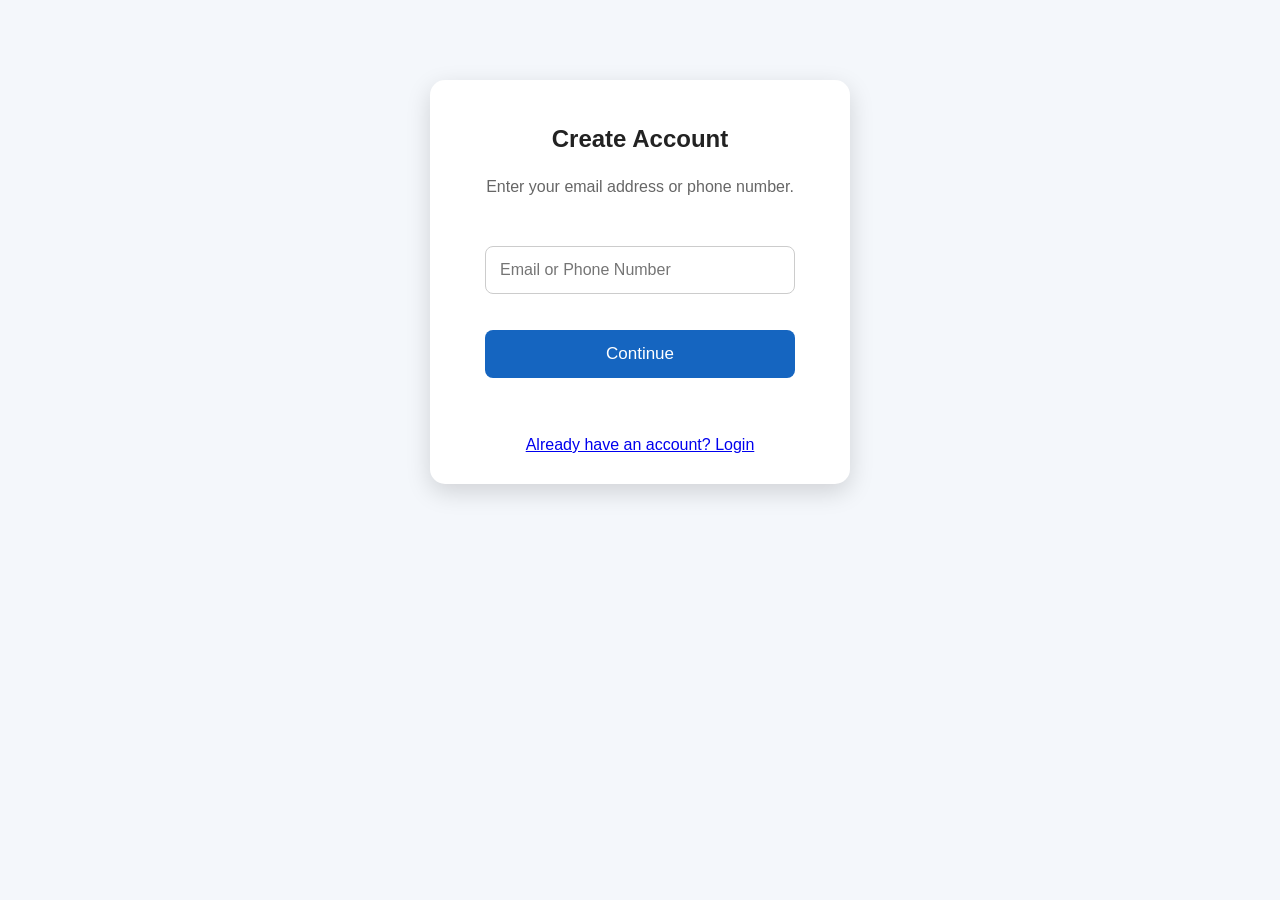
<file:  register.html>
<!DOCTYPE html>
<html lang="en">
<head>
<meta charset="UTF-8">
<meta name="viewport" content="width=device-width, initial-scale=1.0">
<title>Register</title>
<link rel="stylesheet" href="style.css">
</head>

<body>

<div class="login-container">
<div class="login-box">

<h2>Create Account</h2>

<p>Enter your email address or phone number.</p>

<form action="verify.html">

<input type="text" placeholder="Email or Phone Number" required>

<br><br>

<button type="submit">Continue</button>

</form>

<br>

<a href="login.html">Already have an account? Login</a>

</div>
</div>

</body>
</html>
</file>
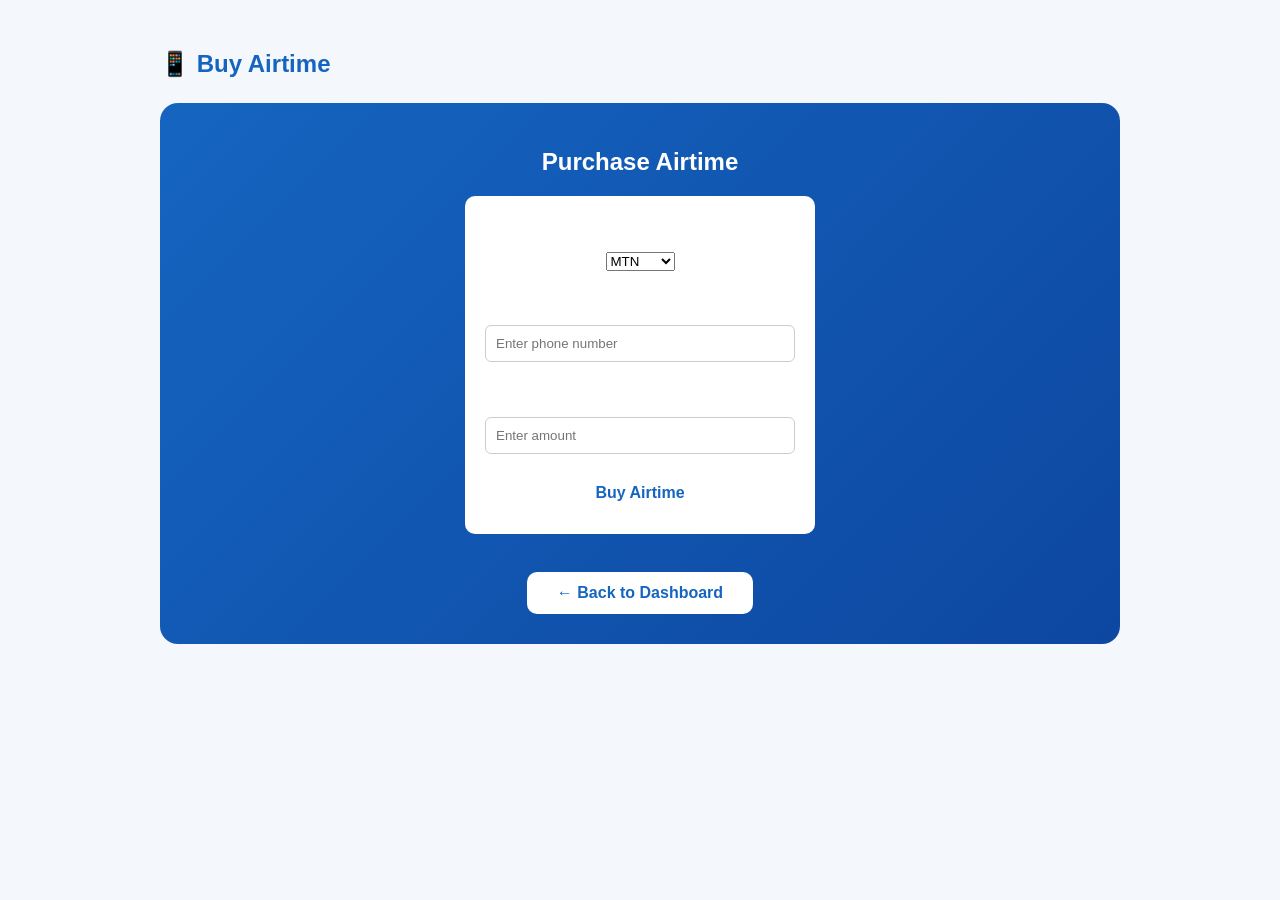
<file: airtime.html>
<!DOCTYPE html>
<html lang="en">
<head>
    <meta charset="UTF-8">
    <meta name="viewport" content="width=device-width, initial-scale=1.0">
    <title>Buy Airtime</title>
    <link rel="stylesheet" href="style.css">
</head>
<body>

<div class="dashboard">

    <div class="top-bar">
        <h2>📱 Buy Airtime</h2>
    </div>

    <div class="balance-card">
        <h2>Purchase Airtime</h2>

        <form>

            <label>Select Network</label><br><br>

            <select>
                <option>MTN</option>
                <option>Airtel</option>
                <option>Glo</option>
                <option>9mobile</option>
            </select>

            <br><br>

            <label>Phone Number</label><br><br>

            <input type="tel" placeholder="Enter phone number">

            <br><br>

            <label>Amount (₦)</label><br><br>

            <input type="number" placeholder="Enter amount">

            <br><br>

            <button type="submit">Buy Airtime</button>

        </form>

        <br>

        <a href="dashboard.html">
            <button>← Back to Dashboard</button>
        </a>

    </div>

</div>

</body>
</html>
</file>
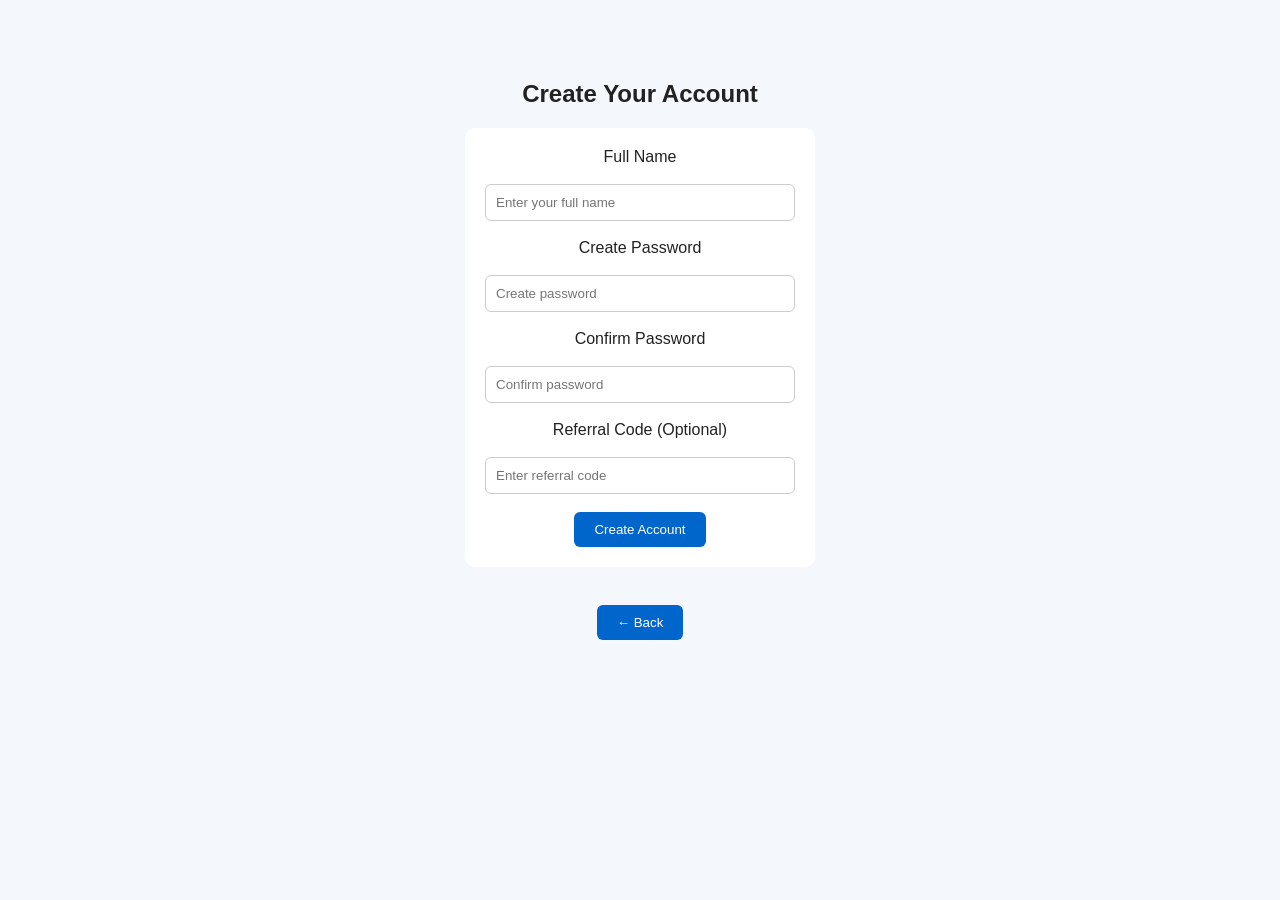
<file: create-account.html>
<!DOCTYPE html>
<html lang="en">
<head>
    <meta charset="UTF-8">
    <meta name="viewport" content="width=device-width, initial-scale=1.0">
    <title>Create Your Account</title>
    <link rel="stylesheet" href="style.css">
</head>
<body>

<div class="login-container">

    <h2>Create Your Account</h2>

    <form action="dashboard.html">

        <label>Full Name</label><br><br>
        <input type="text" placeholder="Enter your full name" required>

        <br><br>

        <label>Create Password</label><br><br>
        <input type="password" placeholder="Create password" required>

        <br><br>

        <label>Confirm Password</label><br><br>
        <input type="password" placeholder="Confirm password" required>

        <br><br>

        <label>Referral Code (Optional)</label><br><br>
        <input type="text" placeholder="Enter referral code">

        <br><br>

        <button type="submit">Create Account</button>

    </form>

    <br>

    <a href="verify.html">
        <button>← Back</button>
    </a>

</div>

</body>
</html>
</file>
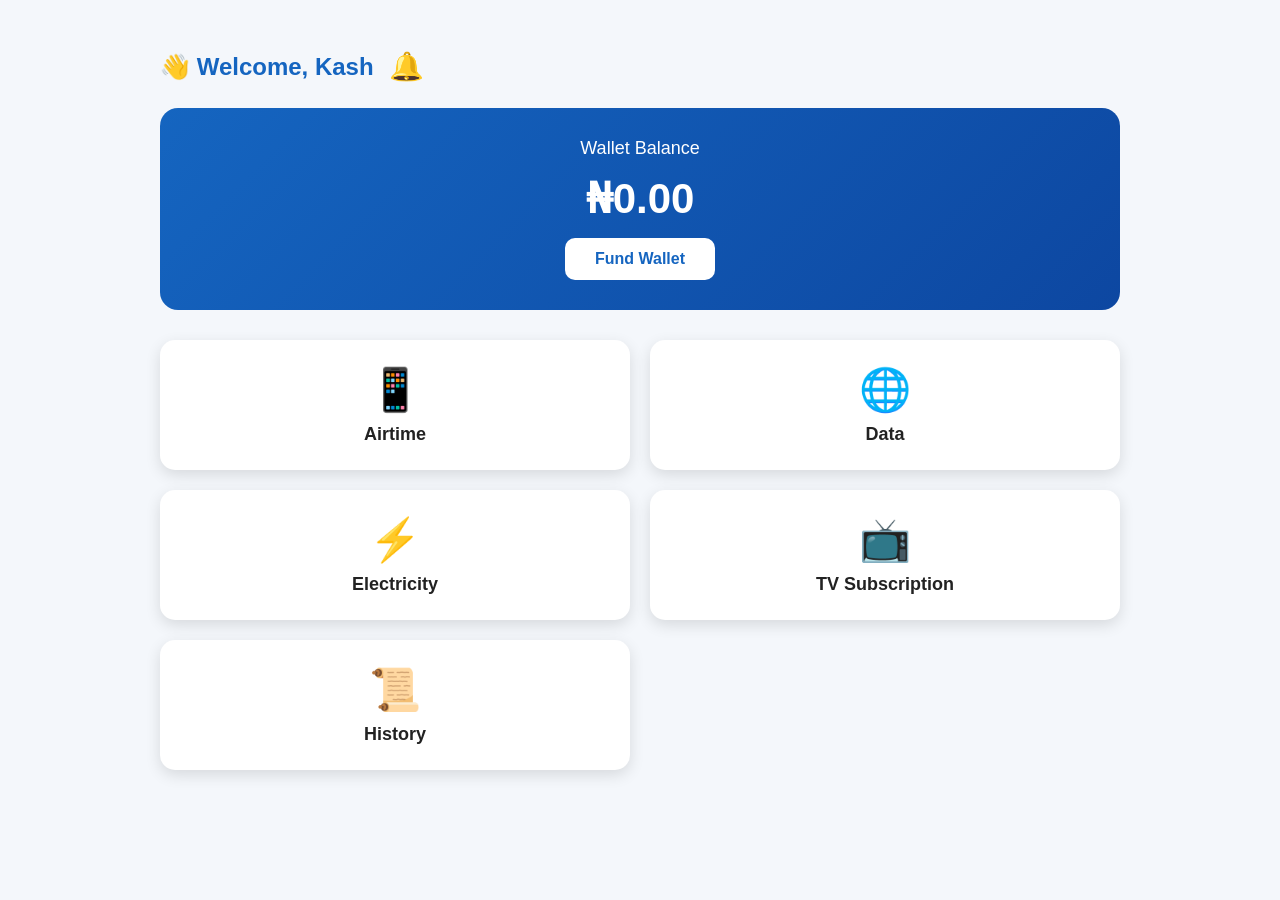
<file: dashboard.html>
<!DOCTYPE html>
<html lang="en">
<head>
    <meta charset="UTF-8">
    <meta name="viewport" content="width=device-width, initial-scale=1.0">
    <title>Dashboard - VTU Platform</title>
    <link rel="stylesheet" href="style.css">
</head>
<body>

<div class="dashboard">

    <div class="top-bar">
        <h2>👋 Welcome, Kash</h2>
        <span class="bell">🔔</span>
    </div>

     <div class="balance-card">
    <p>Wallet Balance</p>

    <h1>₦0.00</h1>

    <a href="fundwallet.html">
        <button>Fund Wallet</button>
    </a>

</div>

    <div class="services">

        <a href="airtime.html" class="service-link">
    <div class="service-card">
        <h1>📱</h1>
        <p>Airtime</p>
    </div>
</a>

         <a href="data.html" class="service-link">
    <div class="service-card">
        <h1>🌐</h1>
        <p>Data</p>
    </div>
</a>

         <a href="electricity.html" class="service-link">
    <div class="service-card">
        <h1>⚡</h1>
        <p>Electricity</p>
    </div>
</a>

        <a href="tv.html" class="service-link">
    <div class="service-card">
        <h1>📺</h1>
        <p>TV Subscription</p>
    </div>
</a>

    <a href="history.html" class="service-link">
    <div class="service-card">
        <h1>📜</h1>
        <p>History</p>
    </div>
</a>
    

</div>

</body>
</html>
</file>
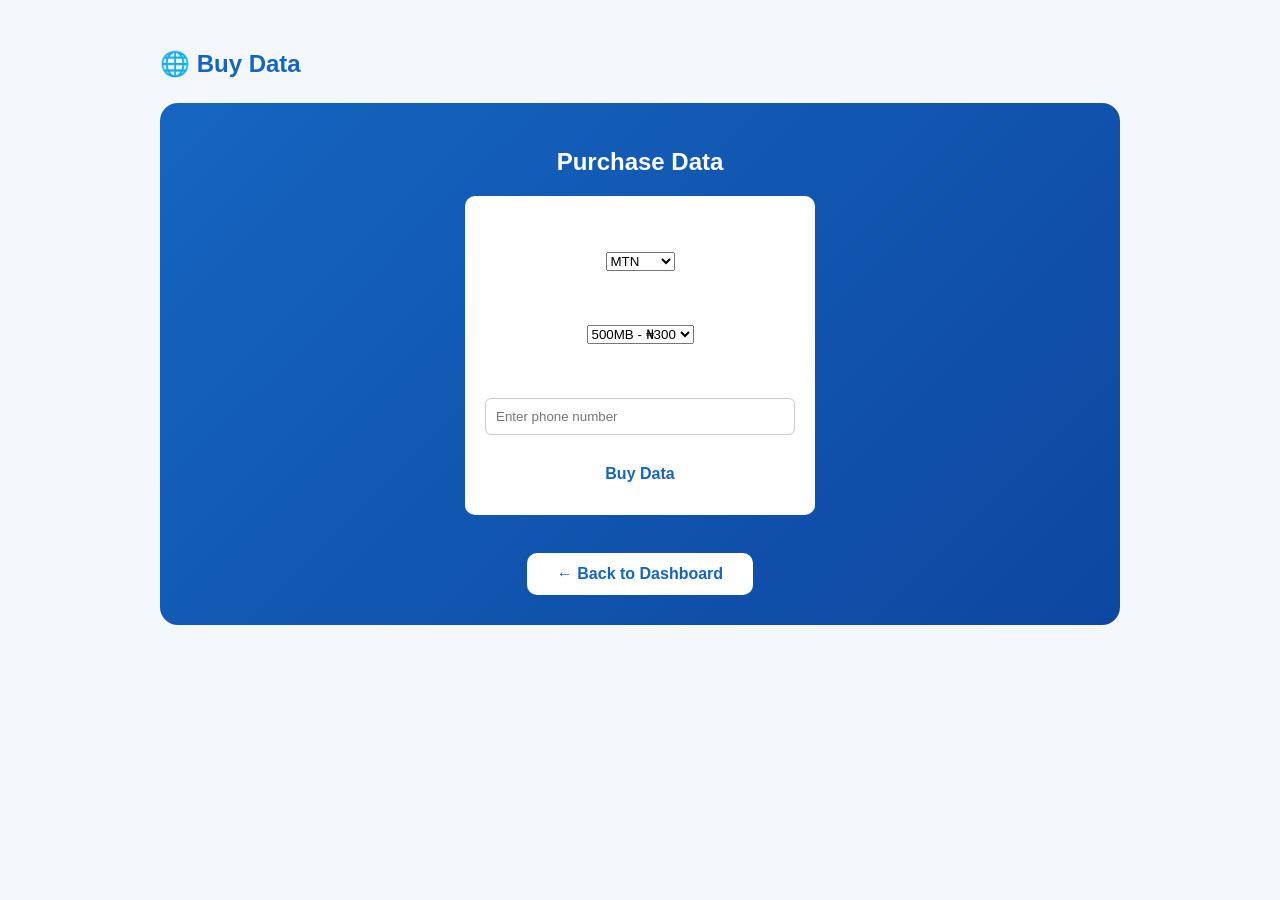
<file: data.html>
<!DOCTYPE html>
<html lang="en">
<head>
    <meta charset="UTF-8">
    <meta name="viewport" content="width=device-width, initial-scale=1.0">
    <title>Buy Data</title>
    <link rel="stylesheet" href="style.css">
</head>
<body>

<div class="dashboard">

    <div class="top-bar">
        <h2>🌐 Buy Data</h2>
    </div>

    <div class="balance-card">
        <h2>Purchase Data</h2>

        <form>

            <label>Select Network</label><br><br>

            <select>
                <option>MTN</option>
                <option>Airtel</option>
                <option>Glo</option>
                <option>9mobile</option>
            </select>

            <br><br>

            <label>Select Data Plan</label><br><br>

            <select>
                <option>500MB - ₦300</option>
                <option>1GB - ₦500</option>
                <option>2GB - ₦1000</option>
                <option>5GB - ₦2500</option>
                <option>10GB - ₦5000</option>
            </select>

            <br><br>

            <label>Phone Number</label><br><br>

            <input type="tel" placeholder="Enter phone number">

            <br><br>

            <button type="submit">Buy Data</button>

        </form>

        <br>

        <a href="dashboard.html">
            <button>← Back to Dashboard</button>
        </a>

    </div>

</div>

</body>
</html>
</file>
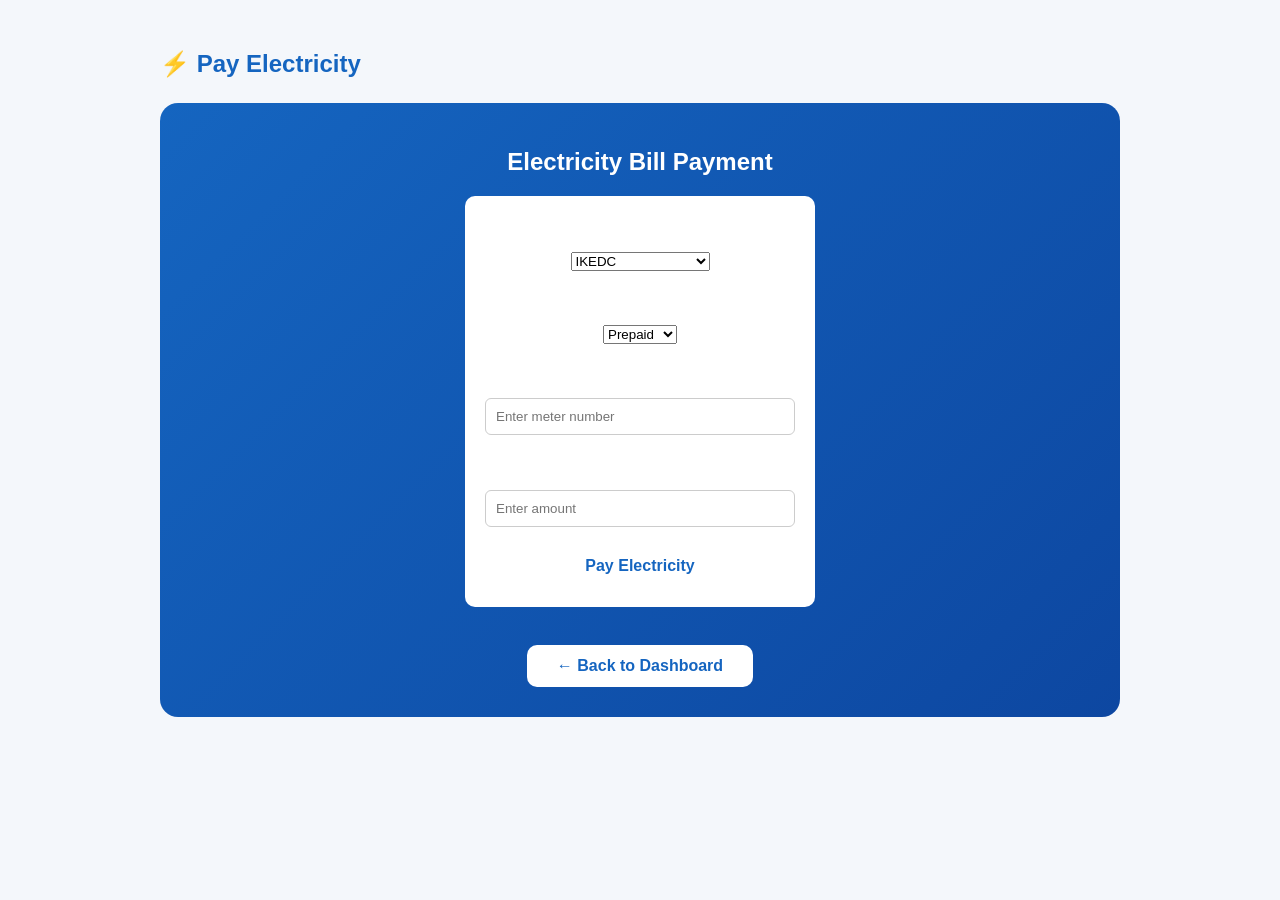
<file: electricity.html>
<!DOCTYPE html>
<html lang="en">
<head>
    <meta charset="UTF-8">
    <meta name="viewport" content="width=device-width, initial-scale=1.0">
    <title>Pay Electricity</title>
    <link rel="stylesheet" href="style.css">
</head>
<body>

<div class="dashboard">

    <div class="top-bar">
        <h2>⚡ Pay Electricity</h2>
    </div>

    <div class="balance-card">
        <h2>Electricity Bill Payment</h2>

        <form>

            <label>Select Distribution Company</label><br><br>

            <select>
                <option>IKEDC</option>
                <option>EKEDC</option>
                <option>Abuja Disco</option>
                <option>Kano Disco</option>
                <option>Port Harcourt Disco</option>
                <option>Ibadan Disco</option>
                <option>Jos Disco</option>
                <option>Enugu Disco</option>
            </select>

            <br><br>

            <label>Meter Type</label><br><br>

            <select>
                <option>Prepaid</option>
                <option>Postpaid</option>
            </select>

            <br><br>

            <label>Meter Number</label><br><br>

            <input type="text" placeholder="Enter meter number">

            <br><br>

            <label>Amount (₦)</label><br><br>

            <input type="number" placeholder="Enter amount">

            <br><br>

            <button type="submit">Pay Electricity</button>

        </form>

        <br>

        <a href="dashboard.html">
            <button>← Back to Dashboard</button>
        </a>

    </div>

</div>

</body>
</html>
</file>
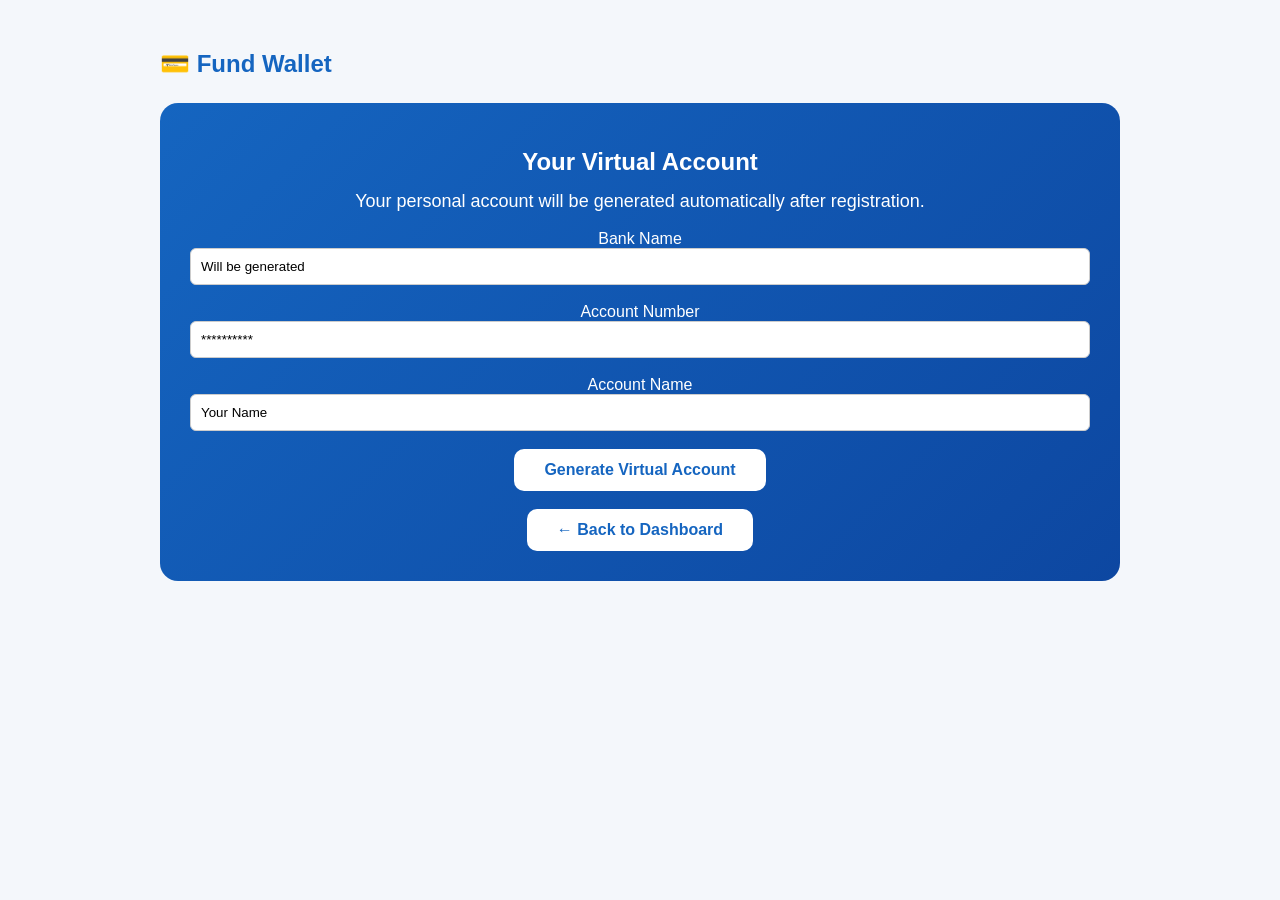
<file: fundwallet.html>
<!DOCTYPE html>
<html lang="en">
<head>
    <meta charset="UTF-8">
    <meta name="viewport" content="width=device-width, initial-scale=1.0">
    <title>Fund Wallet</title>
    <link rel="stylesheet" href="style.css">
</head>
<body>

<div class="dashboard">

    <div class="top-bar">
        <h2>💳 Fund Wallet</h2>
    </div>

    <div class="balance-card">

        <h2>Your Virtual Account</h2>

        <p>Your personal account will be generated automatically after registration.</p>

        <br>

        <label>Bank Name</label>
        <input type="text" value="Will be generated" readonly>

        <br><br>

        <label>Account Number</label>
        <input type="text" value="**********" readonly>

        <br><br>

        <label>Account Name</label>
        <input type="text" value="Your Name" readonly>

        <br><br>

        <button>Generate Virtual Account</button>

        <br><br>

        <a href="dashboard.html">
            <button>← Back to Dashboard</button>
        </a>

    </div>

</div>

</body>
</html>
</file>
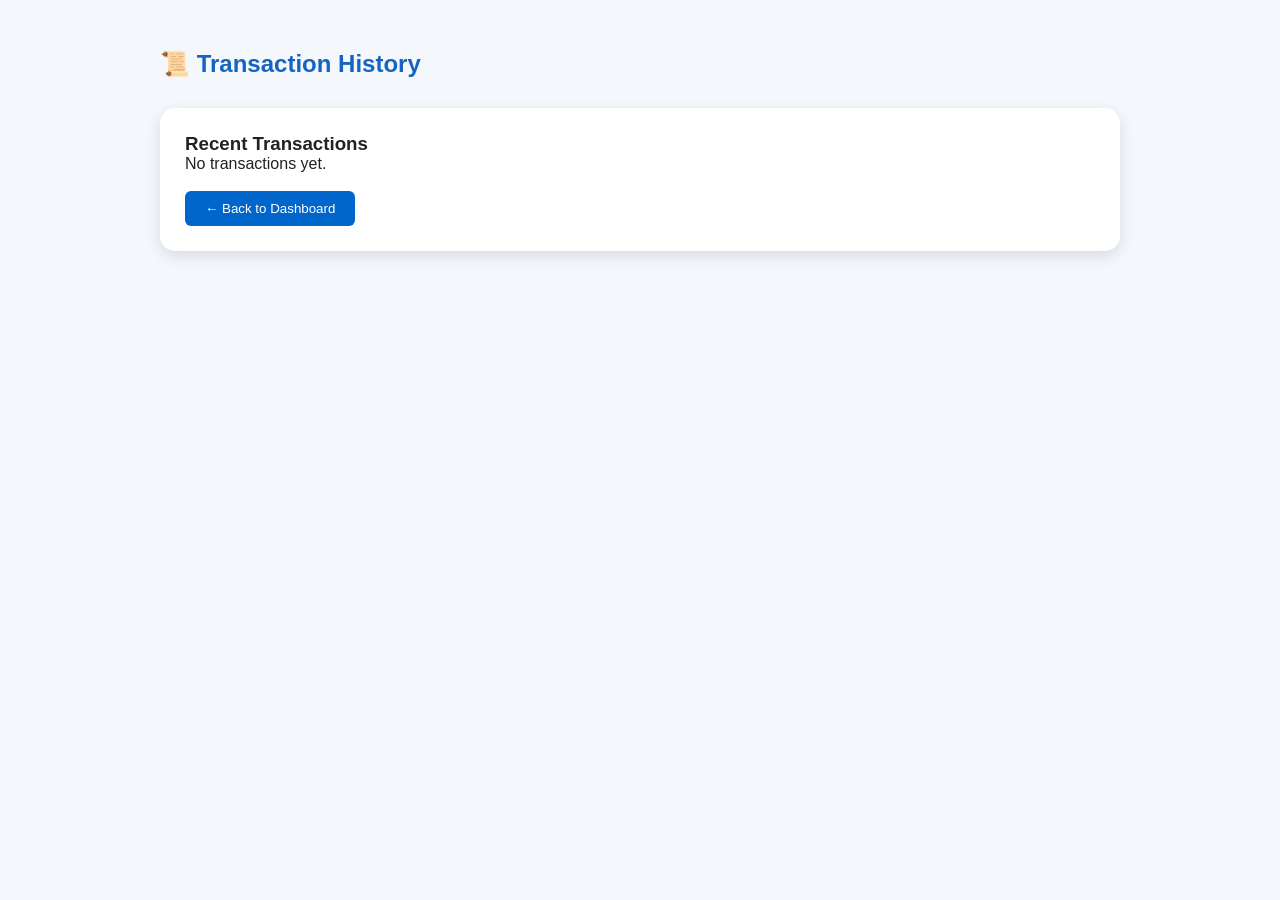
<file: history.html>
<!DOCTYPE html>
<html lang="en">
<head>
    <meta charset="UTF-8">
    <meta name="viewport" content="width=device-width, initial-scale=1.0">
    <title>Transaction History</title>
    <link rel="stylesheet" href="style.css">
</head>
<body>

<div class="dashboard">

    <div class="top-bar">
        <h2>📜 Transaction History</h2>
    </div>

    <div class="transactions">

        <h3>Recent Transactions</h3>

        <p>No transactions yet.</p>

        <br>

        <a href="dashboard.html">
            <button>← Back to Dashboard</button>
        </a>

    </div>

</div>

</body>
</html>
</file>
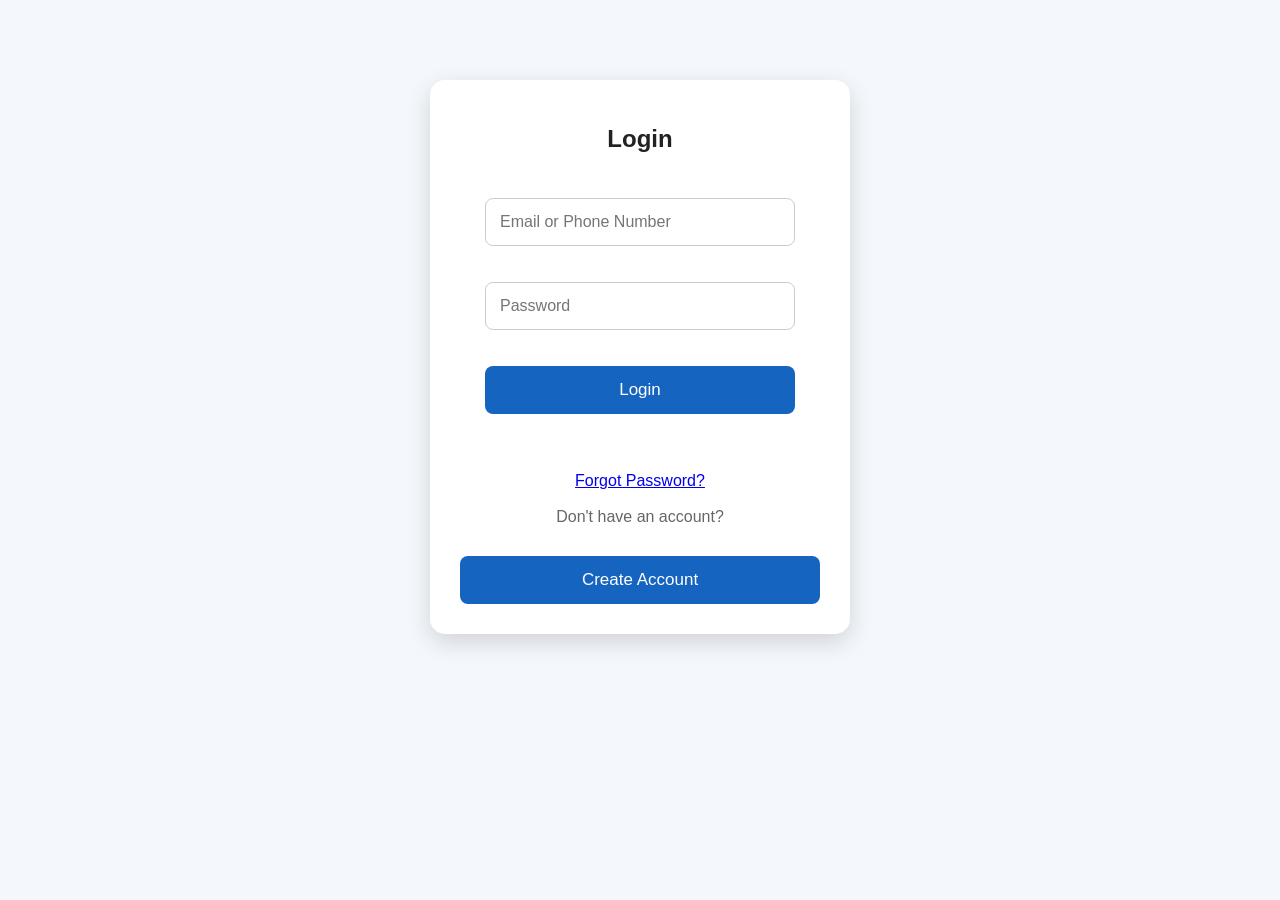
<file: login.html>
<!DOCTYPE html>
<html lang="en">
<head>
    <meta charset="UTF-8">
    <meta name="viewport" content="width=device-width, initial-scale=1.0">
    <title>Login</title>
    <link rel="stylesheet" href="style.css">
</head>
<body>

<div class="login-container">

    <div class="login-box">

        <h2>Login</h2>

        <form action="dashboard.html">

            <input type="text" placeholder="Email or Phone Number" required>

            <br><br>

            <input type="password" placeholder="Password" required>

            <br><br>

            <button type="submit">Login</button>

        </form>

        <br>

        <a href="#">Forgot Password?</a>

        <br><br>

        <p>Don't have an account?</p>

        <a href="register.html">
            <button type="button">Create Account</button>
        </a>

    </div>

</div>

</b 
</htm
</file>
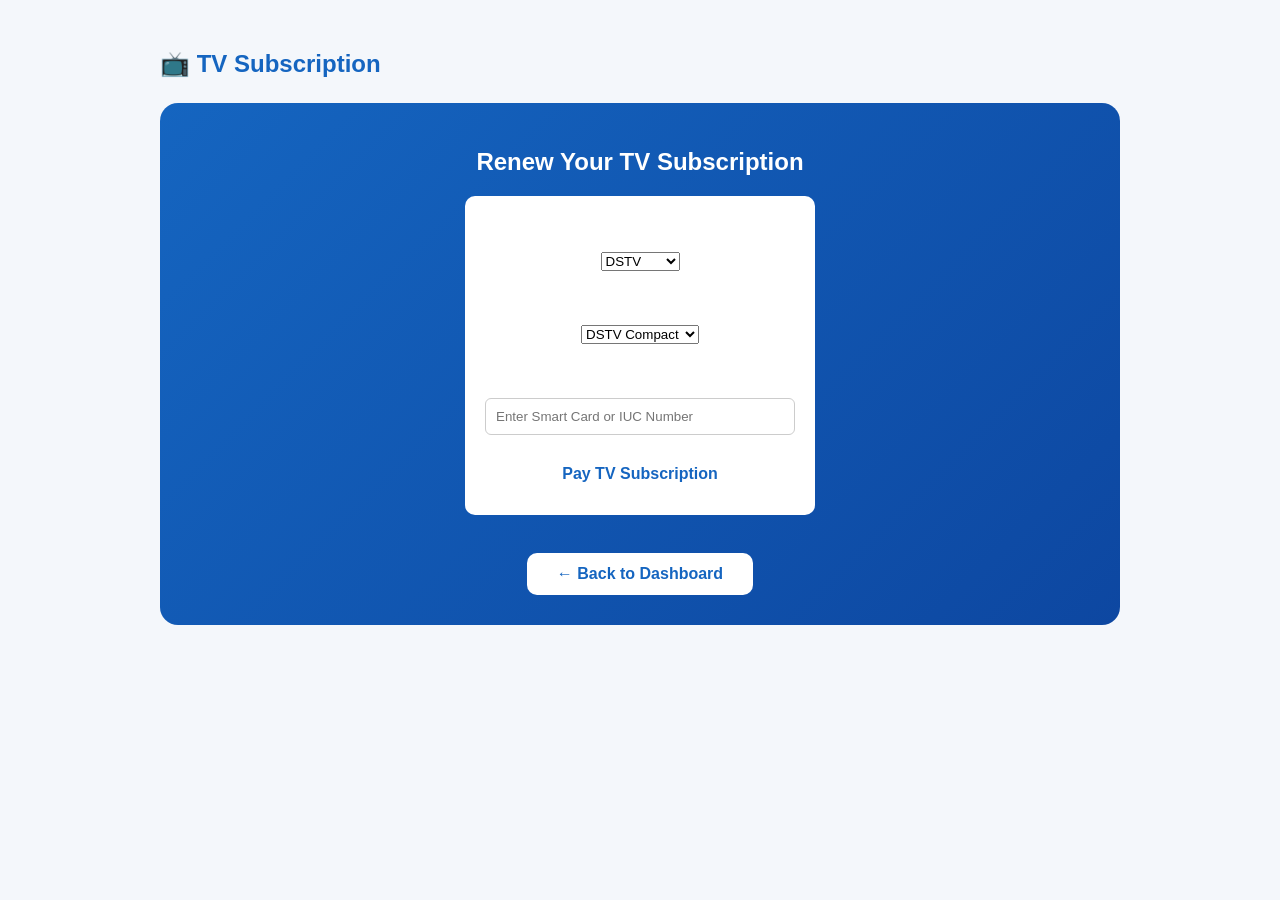
<file: tv.html>
<!DOCTYPE html>
<html lang="en">
<head>
    <meta charset="UTF-8">
    <meta name="viewport" content="width=device-width, initial-scale=1.0">
    <title>TV Subscription</title>
    <link rel="stylesheet" href="style.css">
</head>
<body>

<div class="dashboard">

    <div class="top-bar">
        <h2>📺 TV Subscription</h2>
    </div>

    <div class="balance-card">
        <h2>Renew Your TV Subscription</h2>

        <form>

            <label>Select TV Provider</label><br><br>

            <select>
                <option>DSTV</option>
                <option>GOtv</option>
                <option>Startimes</option>
            </select>

            <br><br>

            <label>Select Package</label><br><br>

            <select>
                <option>DSTV Compact</option>
                <option>DSTV Premium</option>
                <option>GOtv Max</option>
                <option>GOtv Jolli</option>
                <option>Startimes Basic</option>
                <option>Startimes Smart</option>
            </select>

            <br><br>

            <label>Smart Card / IUC Number</label><br><br>

            <input type="text" placeholder="Enter Smart Card or IUC Number">

            <br><br>

            <button type="submit">Pay TV Subscription</button>

        </form>

        <br>

        <a href="dashboard.html">
            <button>← Back to Dashboard</button>
        </a>

    </div>

</div>

</body>
</html>
</file>
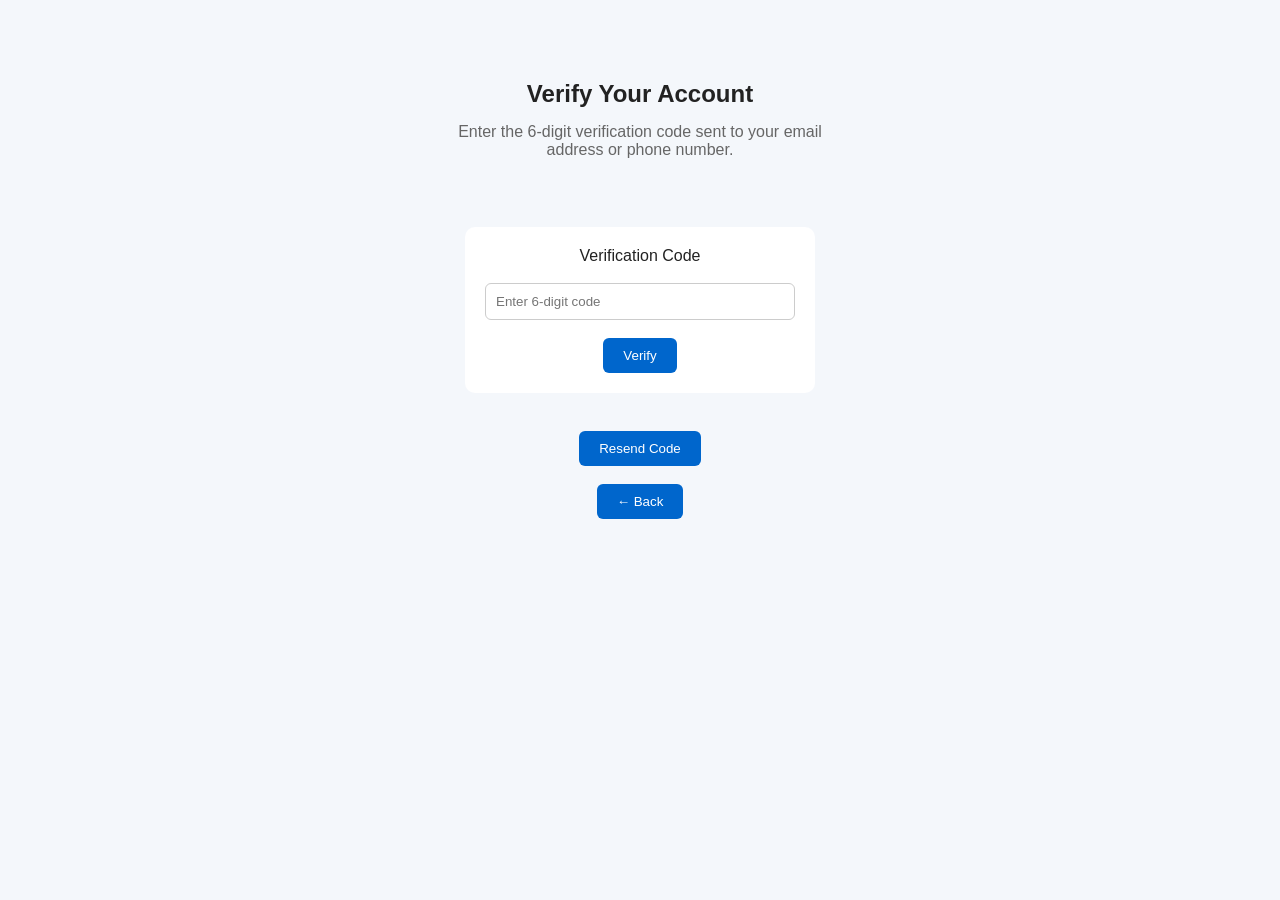
<file: verify.html>
<!DOCTYPE html>
<html lang="en">
<head>
    <meta charset="UTF-8">
    <meta name="viewport" content="width=device-width, initial-scale=1.0">
    <title>Verify Account</title>
    <link rel="stylesheet" href="style.css">
</head>
<body>

<div class="login-container">

    <h2>Verify Your Account</h2>

    <p>Enter the 6-digit verification code sent to your email address or phone number.</p>

    <br>

    <form action="create-account.html">

        <label>Verification Code</label><br><br>

        <input type="text" maxlength="6" placeholder="Enter 6-digit code" required>

        <br><br>

        <button type="submit">Verify</button>

    </form>

    <br>

    <button type="button">Resend Code</button>

    <br><br>

    <a href="register.html">
        <button>← Back</button>
    </a>

</div>

</body>
</html>
</file>
<file: style.css>
* {
    margin: 0;
    padding: 0;
    box-sizing: border-box;
}

body {
    font-family: Arial, sans-serif;
    background: #f4f7fb;
    color: #222;
}

header {
    background: #0066cc;
    color: white;
    padding: 20px;
    text-align: center;
}

nav {
    margin-bottom: 15px;
}

nav a {
    color: white;
    text-decoration: none;
    margin: 0 10px;
    font-size: 18px;
}

main {
    padding: 20px;
    text-align: center;
}

main div {
    background: white;
    padding: 20px;
    margin: 15px auto;
    max-width: 350px;
    border-radius: 10px;
}

button {
    background: #0066cc;
    color: white;
    border: none;
    padding: 10px 20px;
    border-radius: 6px;
    cursor: pointer;
}

h1,
h2 {
    text-align: center;
    margin: 15px 0;
}

form {
    max-width: 350px;
    margin: 20px auto;
    background: white;
    padding: 20px;
    border-radius: 10px;
}

input {
    width: 100%;
    padding: 10px;
    border: 1px solid #ccc;
    border-radius: 6px;
}
.login-box {
    width: 95%
    margin: 30px auto;
    background: white;
    padding: 20px;
    border-radius: 10px;
}
/* ===== Login Page ===== */

.login-container {
    max-width: 420px;
    margin: 80px auto;
    text-align: center;
}

.login-container h1 {
    font-size: 36px;
    color: #0d47a1;
    margin-bottom: 10px;
}

.login-container p {
    color: #666;
    margin-bottom: 30px;
}

.login-box {
    background: #ffffff;
    padding: 30px;
    border-radius: 15px;
    box-shadow: 0 8px 25px rgba(0,0,0,0.15);
}

.login-box h2 {
    margin-bottom: 25px;
}

.login-box input {
    width: 100%;
    padding: 14px;
    margin-bottom: 18px;
    border: 1px solid #ccc;
    border-radius: 8px;
    font-size: 16px;
    box-sizing: border-box;
}

.login-box button {
    width: 100%;
    padding: 14px;
    background: #1565c0;
    color: white;
    border: none;
    border-radius: 8px;
    font-size: 17px;
    cursor: pointer;
}

.login-box button:hover {
    background: #0d47a1;
}

.login-links {
    margin-top: 20px;
}

.login-links a {
    text-decoration: none;
    color: #1565c0;
    font-size: 15px;
}
/* ===== Dashboard ===== */

.dashboard {
    max-width: 1000px;
    margin: 30px auto;
    padding: 20px;
}
.top-bar {
    display: flex;
    justify-content: flex-start;
    align-items: center;
    gap: 15px;
    margin-bottom: 25px;
}


.top-bar h2 {
    color: #1565c0;
    margin: 0;
}

.bell {
    font-size: 28px;
    cursor: pointer;
}

.balance-card {
    background: linear-gradient(135deg, #1565c0, #0d47a1);
    color: white;
    padding: 30px;
    border-radius: 18px;
    text-align: center;
    margin-bottom: 30px;
}

.balance-card p {
    margin: 0;
    font-size: 18px;
}

.balance-card h1 {
    margin: 15px 0;
    font-size: 42px;
}

.balance-card button {
    background: white;
    color: #1565c0;
    border: none;
    padding: 12px 30px;
    border-radius: 10px;
    font-size: 16px;
    font-weight: bold;
    cursor: pointer;
}

.services {
    display: grid;
    grid-template-columns: repeat(2, 1fr);
    gap: 20px;
}

.service-card {
    background: white;
    padding: 25px;
    border-radius: 15px;
    text-align: center;
    box-shadow: 0 5px 15px rgba(0,0,0,.12);
    transition: .3s;
}

.service-card h1 {
    margin: 0;
    font-size: 42px;
}

.service-card p {
    margin-top: 10px;
    font-size: 18px;
    font-weight: bold;
}

.transactions {
    background: white;
    margin-top: 30px;
    padding: 25px;
    border-radius: 15px;
    box-shadow: 0 5px 15px rgba(0,0,0,.12);
}
.service-link {
    text-decoration: none;
    color: inherit;
}
</file>
